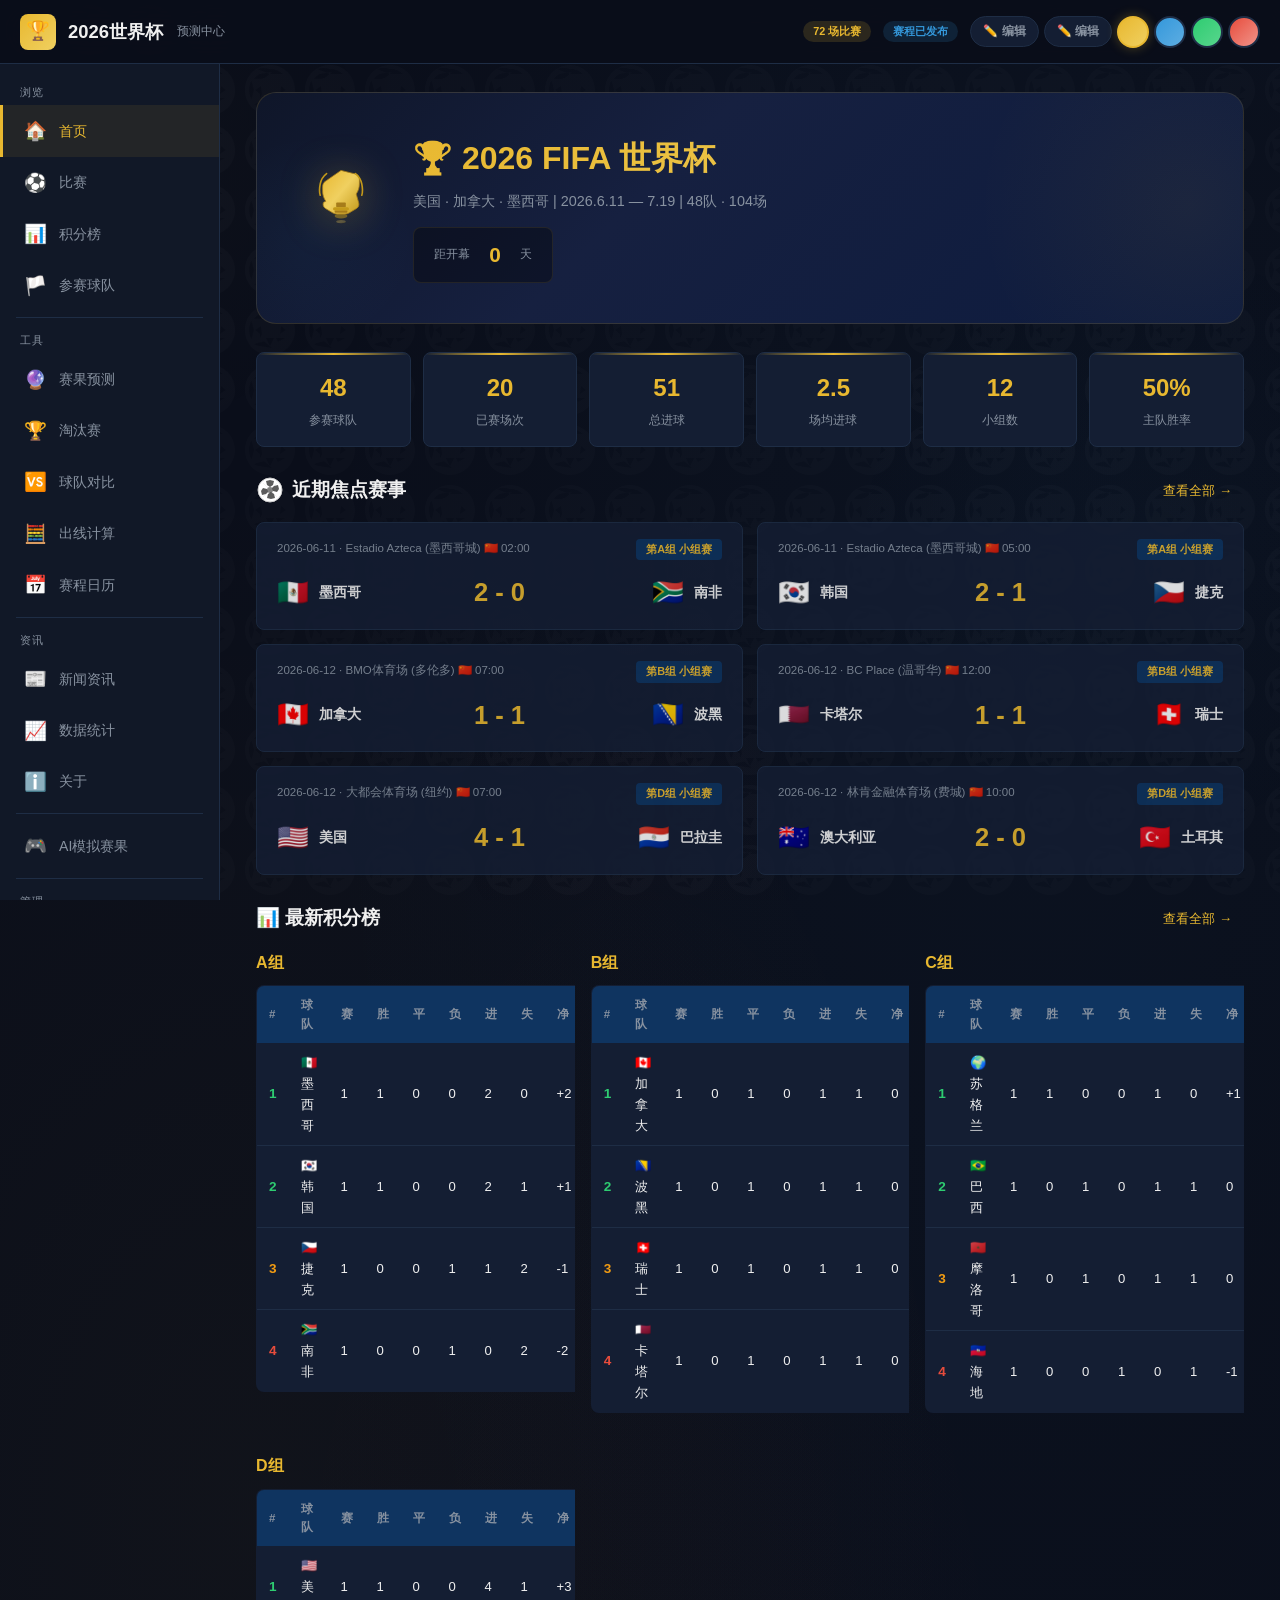
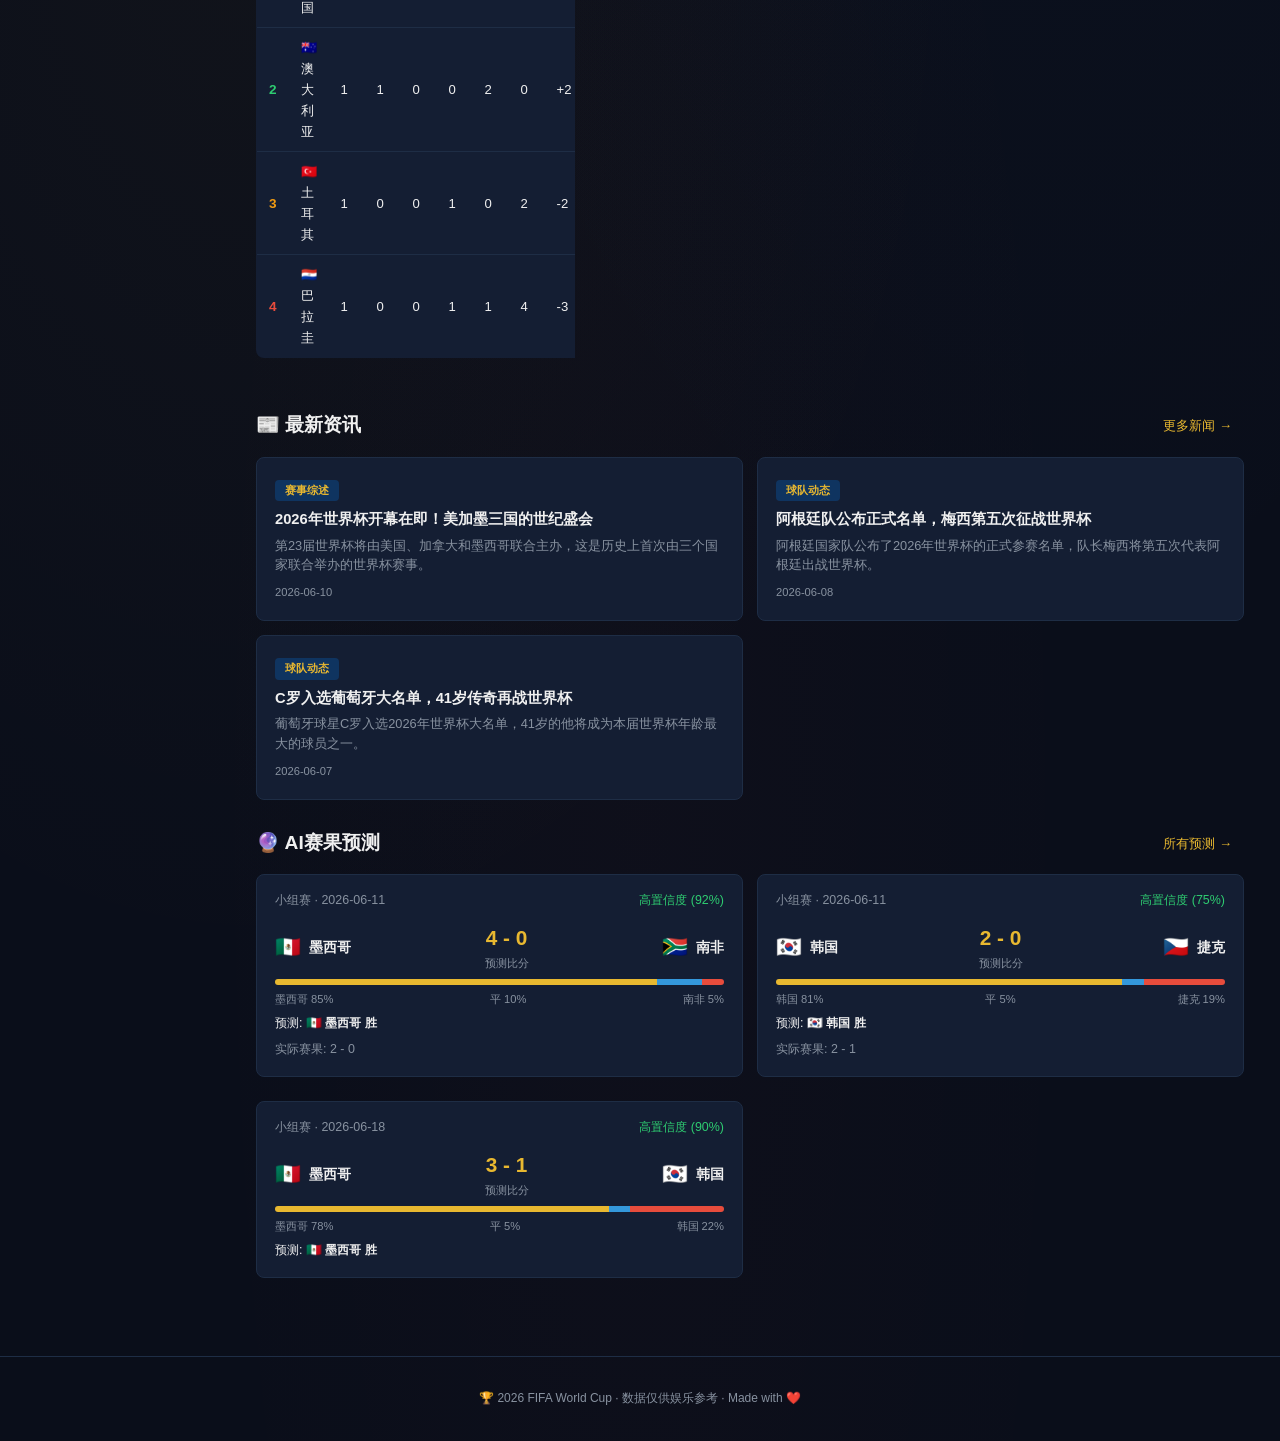
<file: index.html>
<!DOCTYPE html>
<html lang="zh-CN">
<head>
<meta charset="UTF-8">
<meta name="viewport" content="width=device-width, initial-scale=1.0">
<title>2026世界杯 · 预测中心</title>
<link rel="stylesheet" href="css/style.css">
<link rel="icon" href="data:image/svg+xml,<svg xmlns='http://www.w3.org/2000/svg' viewBox='0 0 100 100'><text y='.9em' font-size='90'>🏆</text></svg>">
</head>
<body>
<div class="football-bg"></div>

<!-- ===== Header ===== -->
<header class="header">
  <div class="logo">
    <div class="logo-icon">🏆</div>
    <span>2026世界杯</span>
    <span style="font-weight:400;font-size:0.78rem;color:var(--text-dim);margin-left:2px">预测中心</span>
  </div>
  <div class="header-right">
    <span id="todayDate" style="display:none"></span>
    <span class="chip chip-gold" id="matchCountChip">0 场比赛</span>
    <span class="chip chip-blue" id="liveCountChip">赛程已发布</span>
    <div style="display:flex;gap:5px;align-items:center">
      <button id="editModeBtn" class="edit-btn" onclick="App.toggleEditMode()" title="编辑模式">✏️ 编辑</button>
      <button id="editModeBtn" class="edit-btn" onclick="App.toggleEditMode()" title="编辑模式">✏️ 编辑</button>
      <div class="theme-btn gold active" data-theme="" title="金色主题"></div>
      <div class="theme-btn blue" data-theme="blue" title="蓝色主题"></div>
      <div class="theme-btn green" data-theme="green" title="绿色主题"></div>
      <div class="theme-btn red" data-theme="red" title="红色主题"></div>
    </div>
  </div>
</header>

<!-- ===== Sidebar ===== -->
<nav class="sidebar" id="sidebar">
  <div class="nav-label">浏览</div>
  <div class="nav-item active" data-page="home"><span class="icon">🏠</span><span>首页</span></div>
  <div class="nav-item" data-page="matches"><span class="icon">⚽</span><span>比赛</span></div>
  <div class="nav-item" data-page="standings"><span class="icon">📊</span><span>积分榜</span></div>
  <div class="nav-item" data-page="teams"><span class="icon">🏳️</span><span>参赛球队</span></div>
  <div class="nav-divider"></div>
  <div class="nav-label">工具</div>
  <div class="nav-item" data-page="predictions"><span class="icon">🔮</span><span>赛果预测</span></div>
  <div class="nav-item" data-page="bracket"><span class="icon">🏆</span><span>淘汰赛</span></div>
  <div class="nav-item" data-page="compare"><span class="icon">🆚</span><span>球队对比</span></div>
  <div class="nav-item" data-page="calculator"><span class="icon">🧮</span><span>出线计算</span></div>
  <div class="nav-item" data-page="calendar"><span class="icon">📅</span><span>赛程日历</span></div>
  <div class="nav-divider"></div>
  <div class="nav-label">资讯</div>
  <div class="nav-item" data-page="news"><span class="icon">📰</span><span>新闻资讯</span></div>
  <div class="nav-item" data-page="stats"><span class="icon">📈</span><span>数据统计</span></div>
  <div class="nav-item" data-page="about"><span class="icon">ℹ️</span><span>关于</span></div>
  <div class="nav-divider"></div>
  <div class="nav-item" id="navSimulate"><span class="icon">🎮</span><span>AI模拟赛果</span></div>
</nav>

<!-- ===== Main ===== -->
<main class="main" id="mainContent"></main>

<!-- ===== News Modal ===== -->
<div class="modal-overlay" id="newsModal">
  <div class="modal">
    <button class="close" onclick="closeNewsModal()">&times;</button>
    <h2 id="modalTitle"></h2>
    <div class="meta" id="modalMeta"></div>
    <div id="modalContent"></div>
  </div>
</div>

<!-- ===== Match / Player Modal ===== -->
<div class="modal-overlay" id="matchModal">
  <div class="modal">
    <button class="close" onclick="closeMatchModal()">&times;</button>
    <div id="matchModalContent"></div>
  </div>
</div>

<div class="footer">🏆 2026 FIFA World Cup · 数据仅供娱乐参考 · Made with ❤️</div>

<script src="js/data.js"></script>
<script src="js/app.js"></script>
</body>
</html>
</file>
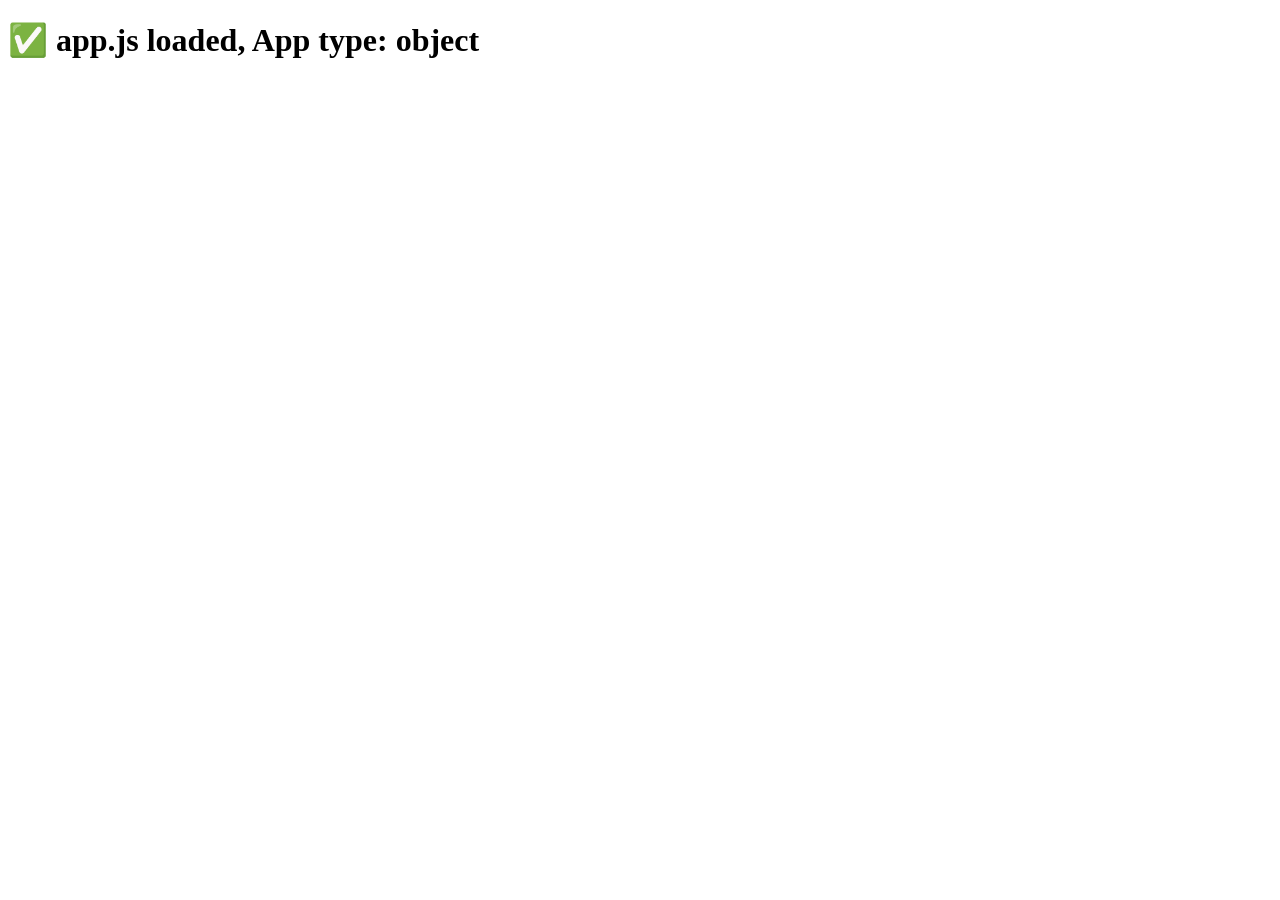
<file: test.html>
<!DOCTYPE html>
<html>
<head><meta charset="UTF-8"><title>Test</title></head>
<body>
<h1 id="msg">Loading...</h1>
<script>
try {
  document.getElementById("msg").textContent = "✅ 基础JS正常";
  console.log("Test 1: Basic JS works");
} catch(e) {
  document.getElementById("msg").textContent = "❌ " + e.message;
}
</script>
<script src="js/data.js"></script>
<script>
try {
  var t = typeof WorldCupData;
  var n = Object.keys(WorldCupData.teams).length;
  var m = WorldCupData.matches.length;
  document.getElementById("msg").textContent = "✅ data.js OK: " + n + " teams, " + m + " matches";
  console.log("Test 2: data.js works, teams:", n, "matches:", m);
} catch(e) {
  document.getElementById("msg").textContent = "❌ data.js: " + e.message;
  console.error("data.js error:", e);
}
</script>
<script src="js/app.js"></script>
<script>
try {
  document.getElementById("msg").textContent = "✅ app.js loaded, App type: " + typeof App;
  console.log("Test 3: app.js loaded, App:", typeof App);
} catch(e) {
  document.getElementById("msg").textContent = "❌ app.js: " + e.message;
  console.error("app.js error:", e);
}
</script>
</body>
</html>
</file>
<file: css/style.css>
/* ============================================================
   2026 World Cup - Complete Redesigned Stylesheet
   ============================================================ */
*,*::before,*::after{box-sizing:border-box;margin:0;padding:0}
:root{
  --primary:#0a0e1a;
  --secondary:#111827;
  --accent:#0f3460;
  --gold:#e8b830;
  --gold-light:#f0d060;
  --gold-glow:rgba(232,184,48,0.3);
  --green:#2ecc71;
  --red:#e74c3c;
  --orange:#f39c12;
  --blue:#3498db;
  --text:#f0f0f0;
  --text-dim:#8892a0;
  --card:#141e33;
  --card-hover:#1a2640;
  --border:#1e2d45;
  --shadow:0 8px 32px rgba(0,0,0,0.4);
  --radius:14px;
  --radius-sm:8px;
  --radius-xl:20px;
  --nav-width:220px;
  --header-h:64px;
  --font:'PingFang SC','Microsoft YaHei','Helvetica Neue',Arial,sans-serif;
  --accent-h:42;
  --accent-s:78%;
  --accent-l:55%;
  --theme:gold;
}
html{font-size:16px;scroll-behavior:smooth}
body{
  font-family:var(--font);
  background:var(--primary);
  background-image:
    radial-gradient(ellipse at 20% 50%, rgba(232,184,48,0.03) 0%, transparent 50%),
    radial-gradient(ellipse at 80% 20%, rgba(52,152,219,0.03) 0%, transparent 50%),
    radial-gradient(ellipse at 50% 80%, rgba(231,76,60,0.02) 0%, transparent 50%);
  color:var(--text);
  min-height:100vh;overflow-x:hidden;line-height:1.6
}
a{color:var(--gold);text-decoration:none;transition:color .2s}
a:hover{color:var(--gold-light)}
img{max-width:100%}

/* ===== Scrollbar ===== */
::-webkit-scrollbar{width:6px}
::-webkit-scrollbar-track{background:var(--primary)}
::-webkit-scrollbar-thumb{background:var(--border);border-radius:3px}
::-webkit-scrollbar-thumb:hover{background:var(--accent)}

/* ===== Football Pattern ===== */
.football-bg{
  position:fixed;inset:0;pointer-events:none;z-index:0;
  background-image:
    radial-gradient(circle at 10% 20%, rgba(232,184,48,0.02) 0%, transparent 20%),
    radial-gradient(circle at 90% 60%, rgba(52,152,219,0.02) 0%, transparent 25%),
    radial-gradient(circle at 50% 90%, rgba(231,76,60,0.015) 0%, transparent 20%);
}
.football-bg::before{
  content:'';position:absolute;inset:0;
  background-image:url("data:image/svg+xml,%3Csvg xmlns='http://www.w3.org/2000/svg' width='60' height='60'%3E%3Cpath d='M30 5C16.2 5 5 16.2 5 30s11.2 25 25 25 25-11.2 25-25S43.8 5 30 5zm0 4c5.1 0 9.7 1.9 13.2 5L30 14l-13.2-5A20.8 20.8 0 0130 9zM9 30c0-3.5.9-6.8 2.4-9.7L14 30l-2.6 9.7A20.8 20.8 0 019 30zm4.7 14.1L24 41.2 32.1 48 19.3 46a20.8 20.8 0 01-5.6-1.9zM19.3 14L32.1 12l-8.1 6.8L13.7 18.8A20.8 20.8 0 0119.3 14zM30 46l-4-8h8l-4 8zm8-4l-2-4h9l-7 4zm2-8l1-8 5 4-6 4zm-20 0l-5-4 6-4 1 8-2 4zm16-16l6-4-7 4H23l-6-4 6 4-1 8h16l-1-8z' fill='%23ffffff' opacity='0.015'/%3E%3C/svg%3E");
  background-size:60px 60px;
}

/* ===== Header ===== */
.header{
  position:fixed;top:0;left:0;right:0;height:var(--header-h);
  background:rgba(10,14,26,0.92);backdrop-filter:blur(16px);
  border-bottom:1px solid var(--border);
  display:flex;align-items:center;padding:0 20px;z-index:1000
}
.header .logo{
  display:flex;align-items:center;gap:12px;
  font-size:1.15rem;font-weight:700;color:var(--gold)
}
.header .logo .logo-icon{
  width:36px;height:36px;display:flex;align-items:center;justify-content:center;
  background:linear-gradient(135deg,var(--gold),var(--gold-light));
  border-radius:8px;color:var(--primary);font-size:1.2rem
}
.header .logo span{color:var(--text)}
.header-right{margin-left:auto;display:flex;align-items:center;gap:12px;font-size:0.82rem}
.theme-btn{
  width:32px;height:32px;border-radius:50%;border:2px solid var(--border);
  cursor:pointer;transition:.2s;position:relative;overflow:hidden
}
.theme-btn:hover{transform:scale(1.15);border-color:var(--gold)}
.theme-btn.active{border-color:var(--gold);box-shadow:0 0 12px var(--gold-glow)}
.theme-btn.gold{background:linear-gradient(135deg,#e8b830,#f0d060)}
.theme-btn.blue{background:linear-gradient(135deg,#3498db,#5dade2)}
.theme-btn.green{background:linear-gradient(135deg,#2ecc71,#58d68d)}
.theme-btn.red{background:linear-gradient(135deg,#e74c3c,#f1948a)}

/* ===== Sidebar ===== */
.sidebar{
  position:fixed;top:var(--header-h);left:0;bottom:0;width:var(--nav-width);
  background:var(--secondary);border-right:1px solid var(--border);
  padding:12px 0;overflow-y:auto;z-index:900
}
.sidebar .nav-item{
  display:flex;align-items:center;gap:12px;
  padding:11px 20px;color:var(--text-dim);
  cursor:pointer;transition:all .25s;
  border-left:3px solid transparent;font-size:0.88rem;
  position:relative
}
.sidebar .nav-item:hover{color:var(--text);background:rgba(255,255,255,0.04)}
.sidebar .nav-item.active{
  color:var(--gold);background:rgba(232,184,48,0.08);
  border-left-color:var(--gold)
}
.sidebar .nav-item .icon{font-size:1.15rem;width:24px;text-align:center}
.sidebar .nav-divider{height:1px;background:var(--border);margin:6px 16px}
.sidebar .nav-label{
  font-size:0.68rem;color:var(--text-dim);padding:8px 20px 4px;
  text-transform:uppercase;letter-spacing:1px
}

/* ===== Main ===== */
.main{
  margin-left:var(--nav-width);margin-top:var(--header-h);
  padding:28px 36px;min-height:calc(100vh - var(--header-h));
  position:relative;z-index:1
}

/* ===== Trophy SVG ===== */
.trophy-svg{width:80px;height:80px;filter:drop-shadow(0 4px 20px var(--gold-glow))}

/* ===== Hero ===== */
.hero{
  background:linear-gradient(135deg,#0f1629 0%,#162040 40%,#0d1b3e 100%);
  border-radius:var(--radius-xl);padding:40px 44px;
  margin-bottom:28px;position:relative;overflow:hidden;
  border:1px solid rgba(232,184,48,0.15)
}
.hero::before{
  content:'';position:absolute;top:-60%;right:-20%;
  width:500px;height:500px;
  background:radial-gradient(circle,rgba(232,184,48,0.06) 0%,transparent 60%);
  pointer-events:none
}
.hero::after{
  content:'';position:absolute;bottom:-30%;left:-10%;
  width:300px;height:300px;
  background:radial-gradient(circle,rgba(52,152,219,0.04) 0%,transparent 50%);
  pointer-events:none
}
.hero .hero-content{display:flex;align-items:center;gap:32px;position:relative;z-index:1}
.hero .hero-text{flex:1}
.hero .hero-text h1{font-size:2rem;background:linear-gradient(135deg,var(--gold),var(--gold-light));
  -webkit-background-clip:text;-webkit-text-fill-color:transparent;background-clip:text;
  margin-bottom:6px}
.hero .hero-text p{color:var(--text-dim);font-size:0.9rem;max-width:550px}
.hero .countdown{
  display:inline-flex;align-items:center;gap:10px;margin-top:14px;
  background:rgba(0,0,0,0.35);padding:10px 20px;
  border-radius:var(--radius-sm);font-size:0.88rem;color:var(--text);
  border:1px solid rgba(232,184,48,0.1)
}
.hero .countdown .num{color:var(--gold);font-weight:800;font-size:1.3rem;min-width:30px;text-align:center}
.hero .countdown .label{color:var(--text-dim);font-size:0.75rem}

/* ===== Stats Bar ===== */
.stats-bar{display:grid;grid-template-columns:repeat(auto-fit,minmax(120px,1fr));gap:12px;margin-bottom:28px}
.stat-card{
  background:var(--card);border-radius:var(--radius-sm);
  padding:16px 12px;text-align:center;
  border:1px solid var(--border);transition:all .3s;
  position:relative;overflow:hidden
}
.stat-card:hover{
  background:var(--card-hover);transform:translateY(-2px);
  box-shadow:0 8px 24px rgba(0,0,0,0.3)
}
.stat-card::after{
  content:'';position:absolute;top:0;left:0;right:0;height:2px;
  background:linear-gradient(90deg,transparent,var(--gold),transparent)
}
.stat-card .num{font-size:1.5rem;font-weight:800;color:var(--gold)}
.stat-card .label{font-size:0.75rem;color:var(--text-dim);margin-top:4px}

/* ===== Section Headers ===== */
.section-header{
  display:flex;align-items:center;justify-content:space-between;
  margin-bottom:16px;gap:12px
}
.section-header h2{
  font-size:1.2rem;color:var(--text);
  display:flex;align-items:center;gap:8px
}
.section-header .more{
  font-size:0.82rem;color:var(--gold);cursor:pointer;
  padding:4px 12px;border-radius:20px;transition:.2s
}
.section-header .more:hover{background:rgba(232,184,48,0.1)}

/* ===== Card Grids ===== */
.card-grid{display:grid;gap:14px}
.card-grid-2{grid-template-columns:repeat(auto-fill,minmax(340px,1fr))}
.card-grid-3{grid-template-columns:repeat(auto-fill,minmax(280px,1fr))}
.card-grid-4{grid-template-columns:repeat(auto-fill,minmax(240px,1fr))}
.card-grid-6{grid-template-columns:repeat(auto-fill,minmax(155px,1fr))}
.card-grid-8{grid-template-columns:repeat(auto-fill,minmax(130px,1fr))}

/* ===== Match Card ===== */
.match-card{
  background:var(--card);border-radius:var(--radius-sm);
  padding:16px 20px;border:1px solid var(--border);
  transition:all .3s;cursor:pointer;
  position:relative;overflow:hidden
}
.match-card:hover{
  background:var(--card-hover);border-color:var(--accent);
  transform:translateY(-2px);box-shadow:0 8px 24px rgba(0,0,0,0.2)
}
.match-card .match-header{
  display:flex;justify-content:space-between;
  font-size:0.72rem;color:var(--text-dim);margin-bottom:12px
}
.match-card .match-header .stage{
  background:var(--accent);padding:2px 10px;border-radius:4px;
  color:var(--gold);font-size:0.68rem;font-weight:600
}
.match-card .match-body{display:flex;align-items:center;justify-content:space-between;gap:12px}
.match-card .team{
  display:flex;align-items:center;gap:10px;flex:1;
  font-size:0.9rem;font-weight:600
}
.match-card .team .flag{font-size:1.6rem;line-height:1}
.match-card .team.away{flex-direction:row-reverse;text-align:right}
.match-card .score{
  font-size:1.6rem;font-weight:800;color:var(--gold);
  min-width:50px;text-align:center;font-variant-numeric:tabular-nums
}
.match-card .score .vs{color:var(--text-dim);font-size:0.9rem}
.match-card.live{border-color:var(--red)}
.match-card.live .score{color:var(--red);animation:pulse-glow 1.5s ease-in-out infinite}
.match-card.finished{opacity:0.85}
@keyframes pulse-glow{0%,100%{text-shadow:0 0 8px rgba(231,76,60,0.3)}50%{text-shadow:0 0 20px rgba(231,76,60,0.6)}}

/* ===== Team Card ===== */
.team-card{
  background:var(--card);border-radius:var(--radius-sm);
  padding:18px 12px;text-align:center;
  border:1px solid var(--border);transition:all .3s;cursor:pointer
}
.team-card:hover{
  background:var(--card-hover);border-color:var(--gold);
  transform:translateY(-4px);box-shadow:0 12px 32px rgba(0,0,0,0.3)
}
.team-card .flag{font-size:2.2rem;margin-bottom:8px;display:block}
.team-card .name{font-size:0.85rem;font-weight:600}
.team-card .rank{font-size:0.72rem;color:var(--text-dim);margin-top:4px}

/* ===== News Card ===== */
.news-card{
  background:var(--card);border-radius:var(--radius-sm);
  padding:18px;border:1px solid var(--border);
  transition:all .3s;cursor:pointer
}
.news-card:hover{
  background:var(--card-hover);transform:translateY(-2px);
  box-shadow:0 8px 24px rgba(0,0,0,0.2)
}
.news-card .category{
  display:inline-block;background:var(--accent);
  padding:2px 10px;border-radius:4px;
  font-size:0.68rem;color:var(--gold);margin-bottom:8px;font-weight:600
}
.news-card h3{font-size:0.92rem;margin-bottom:6px;line-height:1.4}
.news-card p{font-size:0.8rem;color:var(--text-dim);line-height:1.5}
.news-card .date{font-size:0.7rem;color:var(--text-dim);margin-top:10px}

/* ===== Group Table ===== */
.group-section{margin-bottom:24px}
.group-section h3{
  margin-bottom:10px;color:var(--gold);font-size:1rem;
  display:flex;align-items:center;gap:8px
}
.group-table{
  width:100%;border-collapse:collapse;
  background:var(--card);border-radius:var(--radius-sm);
  overflow:hidden;border:1px solid var(--border)
}
.group-table th{
  background:var(--accent);padding:10px 12px;
  font-size:0.72rem;text-transform:uppercase;
  color:var(--text-dim);font-weight:600;text-align:left
}
.group-table td{padding:9px 12px;font-size:0.82rem;border-bottom:1px solid var(--border)}
.group-table tr:last-child td{border-bottom:none}
.group-table tr:hover td{background:rgba(255,255,255,0.02)}
.group-table .pos{
  width:28px;text-align:center;font-weight:800;font-size:0.85rem
}
.group-table .pos-1,.group-table .pos-2{color:var(--green)}
.group-table .pos-3{color:var(--orange)}
.group-table .pos-4{color:var(--red)}

/* ===== Squad Table ===== */
.squad-table{width:100%;border-collapse:collapse;margin-top:8px}
.squad-table th{
  background:var(--accent);padding:8px 12px;
  font-size:0.72rem;color:var(--text-dim);font-weight:600;text-align:left
}
.squad-table td{padding:7px 12px;font-size:0.82rem;border-bottom:1px solid var(--border)}
.squad-table tr:hover td{background:rgba(255,255,255,0.02)}
.pos-badge{
  display:inline-block;padding:2px 8px;border-radius:4px;
  font-size:0.65rem;font-weight:700;width:28px;text-align:center
}
.pos-GK{background:#2c3e50;color:#ecf0f1}
.pos-DF{background:#27ae60;color:#fff}
.pos-MF{background:#2980b9;color:#fff}
.pos-FW{background:#e74c3c;color:#fff}

/* ===== Team Detail ===== */
.team-detail{
  background:linear-gradient(135deg,var(--card),var(--secondary));
  border-radius:var(--radius);padding:24px 28px;
  border:1px solid var(--border);margin-bottom:20px
}
.team-detail .header{
  position:static;padding:0;margin-bottom:12px;
  background:none;backdrop-filter:none;border:none;
  display:flex;align-items:center;gap:16px
}
.team-detail .header .flag{font-size:3rem}
.team-detail .header .info h2{font-size:1.3rem}
.team-detail .header .info p{font-size:0.82rem;color:var(--text-dim)}
.coach-info{
  background:var(--card);border-radius:var(--radius-sm);
  padding:16px 20px;margin-bottom:16px;
  border:1px solid var(--border);
  display:flex;align-items:center;gap:24px;flex-wrap:wrap
}
.coach-info .label{color:var(--text-dim);font-size:0.72rem}
.coach-info .val{font-weight:600;font-size:0.9rem}

/* ===== Prediction Panel ===== */
.prediction-card{
  background:var(--card);border-radius:var(--radius-sm);
  padding:16px 18px;border:1px solid var(--border);margin-bottom:10px;
  transition:all .3s
}
.prediction-card:hover{border-color:var(--accent)}
.prediction-card .p-header{
  display:flex;justify-content:space-between;align-items:center;
  margin-bottom:10px;font-size:0.78rem;color:var(--text-dim)
}
.prediction-card .p-match{
  display:flex;align-items:center;justify-content:space-between;gap:12px
}
.prediction-card .p-team{
  display:flex;align-items:center;gap:8px;font-size:0.88rem;font-weight:600
}
.prediction-card .p-team .flag{font-size:1.3rem}
.prediction-card .p-score{text-align:center}
.prediction-card .p-score .big{font-size:1.3rem;font-weight:800;color:var(--gold)}
.prediction-card .p-score .small{font-size:0.7rem;color:var(--text-dim)}
.prediction-bar{
  height:4px;background:var(--border);border-radius:2px;
  margin:8px 0;overflow:hidden
}
.prediction-bar .fill{
  height:100%;background:linear-gradient(90deg,var(--gold),var(--gold-light));
  border-radius:2px;transition:width .5s
}
.prediction-panel{
  background:linear-gradient(135deg,#0f1629,#162040);
  border-radius:var(--radius);padding:28px;
  border:1px solid rgba(232,184,48,0.15);margin-bottom:20px
}
.prediction-panel h3{color:var(--gold);margin-bottom:10px;font-size:1.1rem}
.prediction-panel p{font-size:0.82rem;color:var(--text-dim);margin-bottom:16px;line-height:1.6}

/* ===== Buttons ===== */
.btn{
  display:inline-flex;align-items:center;gap:8px;
  padding:10px 24px;
  background:linear-gradient(135deg,var(--gold),var(--gold-light));
  color:var(--primary);border:none;
  border-radius:var(--radius-sm);font-size:0.88rem;
  font-weight:700;cursor:pointer;
  transition:all .2s
}
.btn:hover{transform:translateY(-2px);box-shadow:0 6px 20px var(--gold-glow)}
.btn-secondary{
  background:var(--accent);color:var(--text);
  border:1px solid var(--border)
}
.btn-secondary:hover{background:var(--card-hover);box-shadow:none}
.btn-danger{
  background:linear-gradient(135deg,var(--red),#c0392b);
  color:#fff
}

/* ===== Tabs ===== */
.tabs{display:flex;gap:4px;margin-bottom:18px;flex-wrap:wrap}
.tab{
  background:var(--card);padding:7px 16px;
  border-radius:20px;font-size:0.8rem;
  color:var(--text-dim);cursor:pointer;transition:all .2s;
  border:1px solid transparent
}
.tab:hover{color:var(--text);border-color:var(--border)}
.tab.active{
  background:rgba(232,184,48,0.1);
  color:var(--gold);border-color:var(--gold)
}

/* ===== Filter Bar ===== */
.filter-bar{display:flex;gap:8px;margin-bottom:18px;flex-wrap:wrap}
.filter-bar select{
  background:var(--card);color:var(--text);
  border:1px solid var(--border);
  padding:8px 14px;border-radius:6px;
  font-size:0.82rem;cursor:pointer;transition:.2s
}
.filter-bar select:focus{outline:none;border-color:var(--gold)}

/* ===== Modal ===== */
.modal-overlay{
  display:none;position:fixed;inset:0;
  background:rgba(0,0,0,0.75);z-index:2000;
  align-items:center;justify-content:center;
  padding:20px;backdrop-filter:blur(4px)
}
.modal-overlay.show{display:flex}
.modal{
  background:var(--card);border-radius:var(--radius);
  max-width:680px;width:100%;max-height:85vh;
  overflow-y:auto;padding:28px 32px;
  border:1px solid var(--border);
  box-shadow:0 20px 60px rgba(0,0,0,0.5);
  animation:modalIn .3s ease
}
@keyframes modalIn{from{transform:translateY(20px);opacity:0}to{transform:translateY(0);opacity:1}}
.modal .close{
  float:right;background:none;border:none;
  color:var(--text-dim);font-size:1.5rem;cursor:pointer;
  transition:.2s;width:32px;height:32px;
  display:flex;align-items:center;justify-content:center;
  border-radius:50%
}
.modal .close:hover{color:var(--text);background:rgba(255,255,255,0.1)}
.modal h2{font-size:1.2rem;margin-bottom:8px;padding-right:40px}
.modal .meta{font-size:0.78rem;color:var(--text-dim);margin-bottom:16px}
.modal p{font-size:0.88rem;line-height:1.8;color:var(--text)}

/* ===== Bracket ===== */
.bracket{display:flex;gap:16px;overflow-x:auto;padding:20px 0}
.bracket-round{min-width:170px;flex-shrink:0}
.bracket-round h4{
  text-align:center;color:var(--gold);font-size:0.82rem;
  margin-bottom:10px;font-weight:700
}
.bracket-match{
  background:var(--card);border:1px solid var(--border);
  border-radius:6px;padding:8px 12px;margin-bottom:6px;
  font-size:0.75rem;transition:.2s
}
.bracket-match:hover{border-color:var(--accent)}
.bracket-match .b-team{
  display:flex;justify-content:space-between;padding:2px 0
}
.bracket-match .b-team.winner{color:var(--gold);font-weight:700}
.bracket-match .b-team .bf{font-size:0.85rem;font-weight:700}

/* ===== Scorer List ===== */
.scorer-list{list-style:none}
.scorer-list li{
  display:flex;align-items:center;gap:12px;
  padding:8px 12px;border-bottom:1px solid var(--border)
}
.scorer-list li:last-child{border-bottom:none}
.scorer-list .rank-num{
  width:26px;height:26px;display:flex;align-items:center;justify-content:center;
  background:var(--accent);border-radius:50%;font-size:0.72rem;font-weight:700;flex-shrink:0
}
.scorer-list .rank-num.gold{background:linear-gradient(135deg,var(--gold),var(--gold-light));color:var(--primary)}
.scorer-list .rank-num.silver{background:linear-gradient(135deg,#a0a0b0,#c0c0d0);color:var(--primary)}
.scorer-list .rank-num.bronze{background:linear-gradient(135deg,#cd7f32,#e8a050);color:#fff}
.scorer-list .name{flex:1;font-weight:600;font-size:0.88rem}
.scorer-list .goals{font-size:1rem;font-weight:700;color:var(--gold)}
.scorer-list .team{font-size:0.72rem;color:var(--text-dim)}

/* ===== Comparison Tool ===== */
.compare-selector{
  display:grid;grid-template-columns:1fr auto 1fr;
  gap:16px;align-items:end;margin-bottom:24px
}
.compare-selector select{
  background:var(--card);color:var(--text);
  border:1px solid var(--border);padding:10px 14px;
  border-radius:var(--radius-sm);font-size:0.9rem;
  width:100%;cursor:pointer
}
.compare-selector select:focus{outline:none;border-color:var(--gold)}
.compare-vs{
  font-size:1.5rem;font-weight:800;color:var(--gold);
  padding:0 8px;text-align:center;line-height:1
}
.compare-cards{display:grid;grid-template-columns:1fr 1fr;gap:16px}
.compare-card{
  background:var(--card);border-radius:var(--radius-sm);
  padding:20px;border:1px solid var(--border);text-align:center
}
.compare-card .flag{font-size:3rem;margin-bottom:8px}
.compare-card .name{font-size:1.1rem;font-weight:700}
.compare-table{width:100%;border-collapse:collapse;margin-top:16px}
.compare-table td{
  padding:8px 12px;font-size:0.82rem;
  border-bottom:1px solid var(--border)
}
.compare-table .stat-label{color:var(--text-dim);font-weight:500}
.compare-table .stat-val{font-weight:700;text-align:center}
.compare-table .stat-val.better{color:var(--green)}
.compare-table .stat-val.worse{color:var(--red)}

/* ===== Calendar ===== */
.calendar-grid{display:grid;grid-template-columns:repeat(auto-fill,minmax(280px,1fr));gap:10px}
.calendar-day{
  background:var(--card);border-radius:var(--radius-sm);
  padding:14px;border:1px solid var(--border);cursor:pointer;
  transition:.2s
}
.calendar-day:hover{background:var(--card-hover);border-color:var(--accent)}
.calendar-day .date-header{
  font-size:0.78rem;font-weight:600;color:var(--gold);
  margin-bottom:8px;padding-bottom:6px;
  border-bottom:1px solid var(--border)
}
.calendar-day .cal-match{
  font-size:0.75rem;padding:4px 0;
  display:flex;align-items:center;gap:6px
}
.calendar-day .cal-match .cf{font-size:0.9rem}

/* ===== Progress ===== */
.progress-ring{width:60px;height:60px;position:relative}
.progress-ring svg{transform:rotate(-90deg)}
.progress-ring .bg{fill:none;stroke:var(--border);stroke-width:4}
.progress-ring .fg{
  fill:none;stroke:var(--gold);stroke-width:4;
  stroke-linecap:round;transition:stroke-dashoffset .5s
}
.progress-ring .text{
  position:absolute;inset:0;display:flex;
  align-items:center;justify-content:center;
  font-size:0.85rem;font-weight:700;color:var(--gold)
}

/* ===== Group Calculator ===== */
.calc-table td.win{color:var(--green);font-weight:700}
.calc-table td.draw{color:var(--blue);font-weight:700}
.calc-table td.loss{color:var(--red);font-weight:700}
.calc-table .calc-btn{
  padding:4px 10px;border-radius:4px;
  border:1px solid var(--border);background:var(--card);
  color:var(--text);cursor:pointer;font-size:0.72rem;transition:.2s
}
.calc-table .calc-btn:hover{border-color:var(--gold)}
.calc-table .calc-btn.active{background:var(--gold);color:var(--primary);border-color:var(--gold)}

/* ===== Status / Chips ===== */
.chip{
  display:inline-flex;align-items:center;gap:4px;
  padding:2px 10px;border-radius:99px;font-size:0.68rem;font-weight:600
}
.chip-gold{background:rgba(232,184,48,0.15);color:var(--gold)}
.chip-red{background:rgba(231,76,60,0.15);color:var(--red)}
.chip-green{background:rgba(46,204,113,0.15);color:var(--green)}
.chip-blue{background:rgba(52,152,219,0.15);color:var(--blue)}
.chip-gray{background:rgba(160,160,176,0.15);color:var(--text-dim)}
.badge{display:inline-block;padding:2px 8px;border-radius:4px;font-size:0.68rem;font-weight:700}
.badge-win{background:rgba(46,204,113,0.2);color:var(--green)}
.badge-draw{background:rgba(52,152,219,0.2);color:var(--blue)}
.badge-lose{background:rgba(231,76,60,0.2);color:var(--red)}
.l{color:var(--text-dim);font-size:0.75rem;margin-bottom:14px}
.empty{text-align:center;padding:40px 20px;color:var(--text-dim);font-size:0.88rem}

/* ===== Prediction Probability ===== */
.prob-bar{
  display:flex;height:6px;border-radius:3px;overflow:hidden;margin:6px 0
}
.prob-bar .home{background:var(--gold);transition:width .5s}
.prob-bar .draw{background:var(--blue);transition:width .5s}
.prob-bar .away{background:var(--red);transition:width .5s}
.prob-label{display:flex;justify-content:space-between;font-size:0.7rem;color:var(--text-dim)}
.confidence-high{color:var(--green)}
.confidence-mid{color:var(--orange)}
.confidence-low{color:var(--red)}
.back-link{
  display:inline-flex;align-items:center;gap:6px;
  margin-bottom:16px;font-size:0.82rem;
  color:var(--text-dim);cursor:pointer;transition:.2s
}
.back-link:hover{color:var(--gold)}
.footer{
  text-align:center;padding:32px;color:var(--text-dim);
  font-size:0.75rem;border-top:1px solid var(--border);
  margin-top:40px;position:relative;z-index:1
}
.bottom-table-wrap{overflow-x:auto}
.sort-group{display:flex;gap:6px;flex-wrap:wrap}
.sort-btn{
  padding:5px 12px;background:var(--card);
  border:1px solid var(--border);border-radius:20px;
  font-size:0.75rem;color:var(--text-dim);
  cursor:pointer;transition:.2s
}
.sort-btn.active{background:var(--accent);color:var(--gold);border-color:var(--gold)}
.sort-btn:hover{color:var(--text)}
.search-box{display:flex;gap:8px;margin-bottom:18px}
.search-box input{
  flex:1;padding:10px 16px;background:var(--card);
  border:1px solid var(--border);border-radius:var(--radius-sm);
  color:var(--text);font-size:0.88rem;transition:.2s
}
.search-box input:focus{outline:none;border-color:var(--gold)}
.search-box input::placeholder{color:var(--text-dim)}

/* ===== Match Detail Panel ===== */
.match-detail-panel{
  background:var(--card);border-radius:var(--radius);
  padding:20px;border:1px solid var(--border);
  margin-bottom:16px;display:none
}
.match-detail-panel.show{display:block}

/* ===== Shimmer animation ===== */
.shimmer{
  background:linear-gradient(90deg,var(--card) 25%,var(--card-hover) 50%,var(--card) 75%);
  background-size:200% 100%;animation:shimmer 2s infinite
}
@keyframes shimmer{0%{background-position:200% 0}100%{background-position:-200% 0}}

/* ===== Football spin animation ===== */
@keyframes spin{from{transform:rotate(0deg)}to{transform:rotate(360deg)}}
.spin{animation:spin 4s linear infinite}

/* ===== Glow pulse ===== */
@keyframes glow{0%,100%{box-shadow:0 0 8px var(--gold-glow)}50%{box-shadow:0 0 24px var(--gold-glow)}}
.glow{animation:glow 2s ease-in-out infinite}

/* ===== Standings Container ===== */
.standings-container{display:grid;grid-template-columns:repeat(auto-fill,minmax(300px,1fr));gap:16px}

/* ===== Theme CSS Variables Overrides ===== */
[data-theme="blue"]{--gold:#4a9eff;--gold-light:#7db8ff;--gold-glow:rgba(74,158,255,0.3);--accent-h:210;--accent-s:100%;--accent-l:60%}
[data-theme="green"]{--gold:#2ecc71;--gold-light:#58d68d;--gold-glow:rgba(46,204,113,0.3);--accent-h:145;--accent-s:63%;--accent-l:49%}
[data-theme="red"]{--gold:#e74c3c;--gold-light:#f1948a;--gold-glow:rgba(231,76,60,0.3);--accent-h:6;--accent-s:78%;--accent-l:55%}

/* ===== Responsive ===== */
@media(max-width:900px){
  .sidebar{width:56px}
  .sidebar .nav-item span{display:none}
  .sidebar .nav-item .icon{font-size:1.3rem}
  .sidebar .nav-divider{margin:4px 10px}
  .sidebar .nav-label{display:none}
  .main{margin-left:56px;padding:16px}
  .card-grid-2{grid-template-columns:1fr}
  .standings-container{grid-template-columns:1fr}
  .compare-selector{grid-template-columns:1fr;gap:10px}
  .compare-cards{grid-template-columns:1fr}
  .hero .hero-content{flex-direction:column;text-align:center}
  .hero .hero-text p{max-width:100%}
}
@media(max-width:600px){
  .header{padding:0 12px}
  .header .logo span{display:none}
  .hero{padding:20px;border-radius:8px}
  .hero .hero-text h1{font-size:1.3rem}
  .stats-bar{grid-template-columns:repeat(3,1fr);gap:6px}
  .stat-card{padding:10px}
  .stat-card .num{font-size:1.1rem}
  .match-card{padding:12px}
  .match-card .team .flag{font-size:1.2rem}
  .match-card .score{font-size:1.2rem;min-width:36px}
  .main{padding:10px}
  .bracket-round{min-width:130px}
  .modal{padding:18px}
  .compare-cards{grid-template-columns:1fr}
}

/* ===== Edit Mode ===== */
.edit-btn{
  padding:6px 12px;border-radius:20px;border:1px solid var(--border);
  background:var(--card);color:var(--text-dim);cursor:pointer;
  font-size:0.75rem;transition:all .2s;font-weight:600
}
.edit-btn:hover{color:var(--gold);border-color:var(--gold)}
.edit-btn.active{background:rgba(46,204,113,0.15);color:var(--green);border-color:var(--green)}
.edit-badge{
  display:inline-block;margin-left:6px;font-size:0.7rem;
  animation:pulse-glow 1.5s ease-in-out infinite
}

/* ===== Admin Panel ===== */
.admin-table{font-size:0.8rem}
.admin-table th{font-size:0.68rem;padding:6px 8px}
.admin-table td{padding:5px 8px}
.score-input{
  background:var(--secondary);border:1px solid var(--border);
  border-radius:4px;color:var(--text);font-size:0.85rem;
  padding:4px 6px;transition:.2s;font-weight:600
}
.score-input:focus{outline:none;border-color:var(--gold)}
.score-input-lg{font-size:1.2rem;padding:6px 8px;border-radius:6px;font-weight:700}
.btn-small{padding:4px 12px;font-size:0.75rem;border-radius:6px}
.btn-danger{background:linear-gradient(135deg,var(--red),#c0392b);color:#fff}
.btn-danger:hover{transform:translateY(-1px);box-shadow:0 4px 16px rgba(231,76,60,0.3)}

/* ===== Live Match Highlight ===== */
.match-card.live{border-left:3px solid var(--red);animation:livePulse 2s ease-in-out infinite}
@keyframes livePulse{0%,100%{border-left-color:var(--red)}50%{border-left-color:rgba(231,76,60,0.3)}}

/* ===== Toast ===== */
#toast{pointer-events:none;white-space:nowrap}

/* ===== Responsive Admin ===== */
@media(max-width:768px){
  .admin-table{font-size:0.7rem}
  .admin-table td,.admin-table th{padding:3px 4px}
  .score-input{width:28px!important;font-size:0.75rem}
}
</file>
